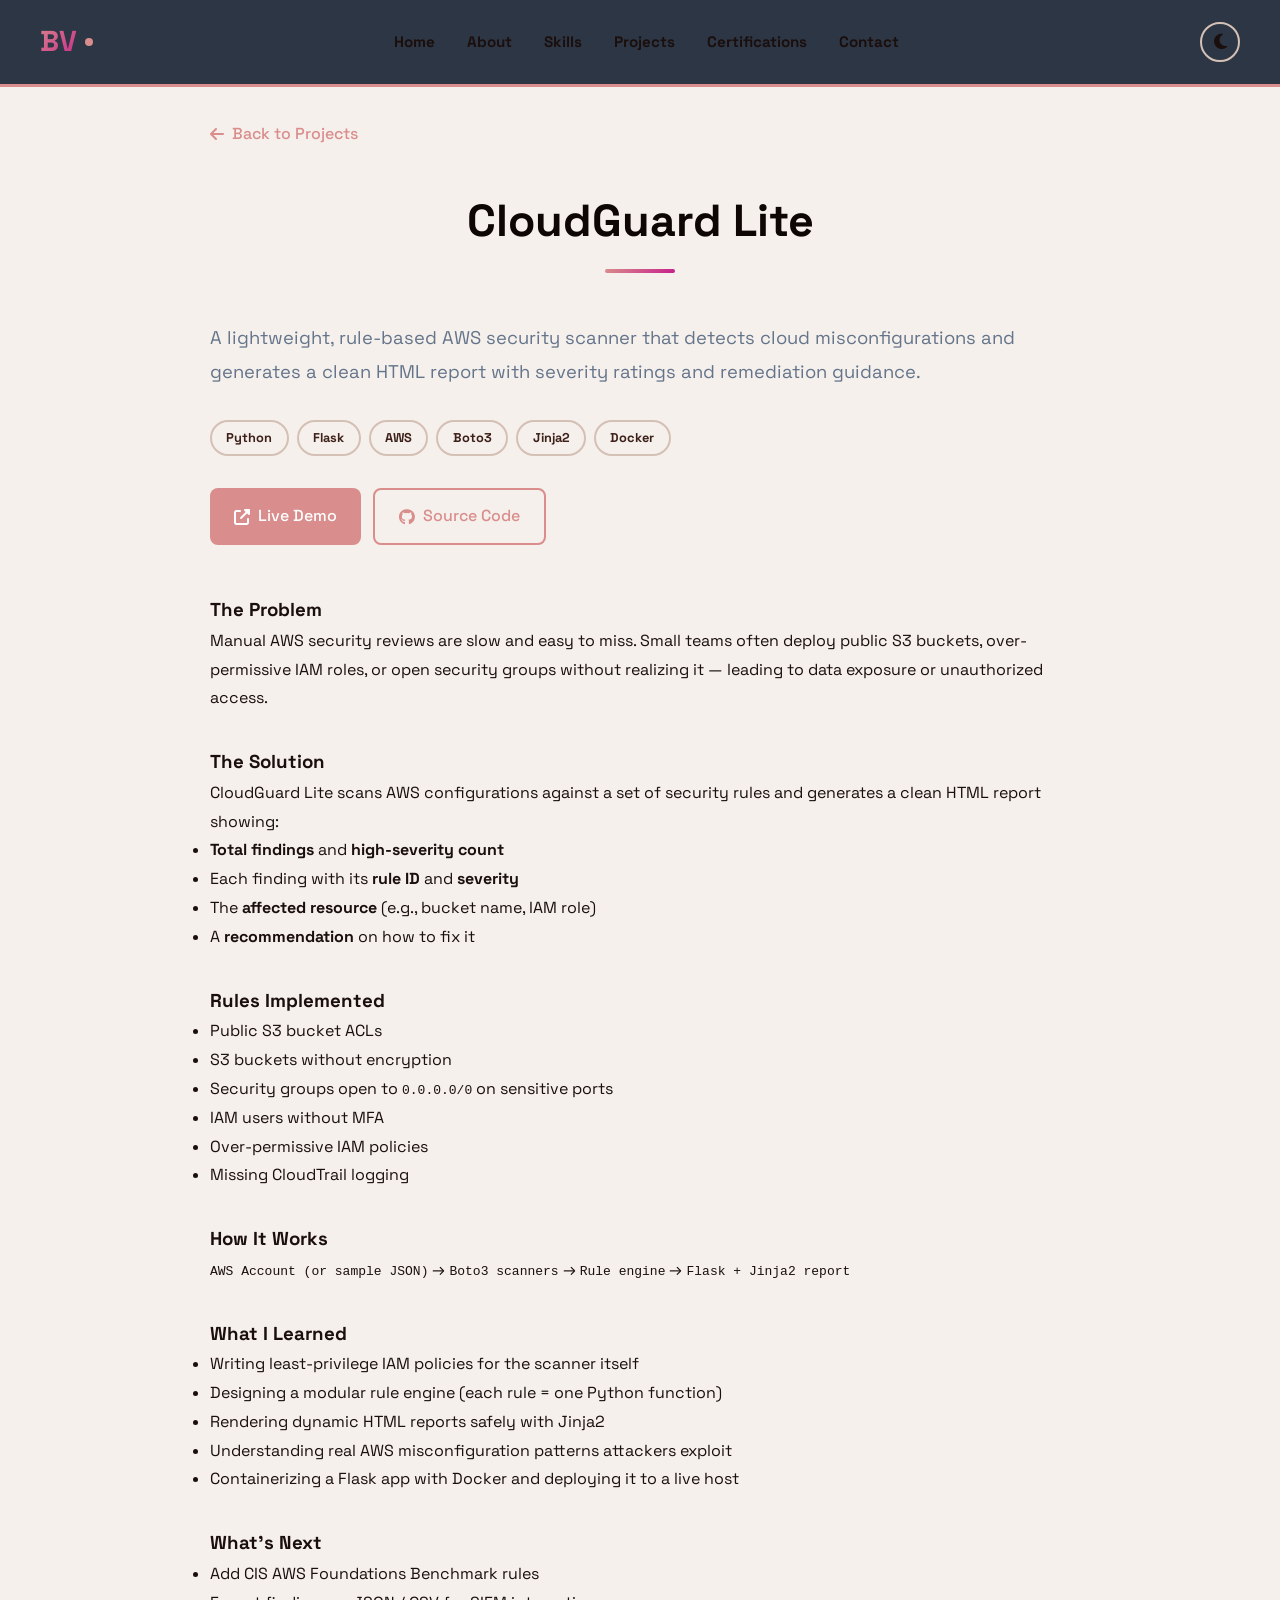
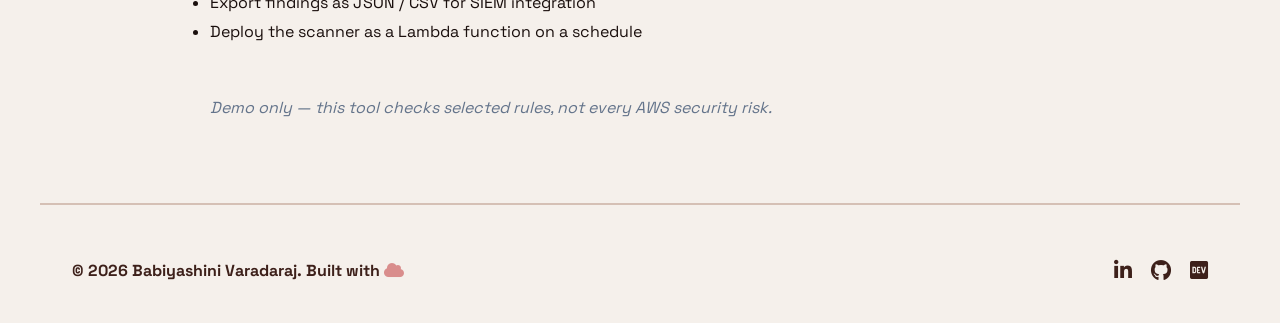
<file: cloudguard.html>
<!DOCTYPE html>
<html lang="en">
<head>
    <meta charset="UTF-8" />
    <meta name="viewport" content="width=device-width, initial-scale=1.0" />
    <title>CloudGuard Lite · Babiyashini Varadaraj</title>
    <link rel="preconnect" href="https://fonts.googleapis.com" />
    <link rel="preconnect" href="https://fonts.gstatic.com" crossorigin />
    <link href="https://fonts.googleapis.com/css2?family=Space+Grotesk:wght@300;400;500;600;700&display=swap" rel="stylesheet" />
    <link rel="stylesheet" href="https://cdnjs.cloudflare.com/ajax/libs/font-awesome/6.5.1/css/all.min.css" />
    <link rel="stylesheet" href="css/style.css" />
</head>
<body>
    <!-- Navigation -->
    <nav class="navbar" id="navbar">
        <div class="nav-container">
            <div class="logo">
                <span class="logo-text">BV</span>
                <span class="logo-dot"></span>
            </div>
            <ul class="nav-links" id="navLinks">
                <li><a href="index.html#home">Home</a></li>
                <li><a href="index.html#about">About</a></li>
                <li><a href="index.html#skills">Skills</a></li>
                <li><a href="index.html#projects" class="active">Projects</a></li>
                <li><a href="index.html#certifications">Certifications</a></li>
                <li><a href="index.html#contact">Contact</a></li>
            </ul>
            <div class="nav-controls">
                <button id="themeToggle" class="theme-btn">
                    <i class="fas fa-moon"></i>
                </button>
                <div class="hamburger" id="hamburger">
                    <span></span>
                    <span></span>
                    <span></span>
                </div>
            </div>
        </div>
    </nav>

    <!-- CloudGuard Lite Detail Page -->
    <section class="project-detail" style="padding-top: 120px;">
        <div class="container" style="max-width: 900px; margin: 0 auto; padding: 0 20px;">

            <a href="index.html#projects" class="back-link" style="display: inline-flex; align-items: center; gap: 8px; color: var(--primary); text-decoration: none; margin-bottom: 2rem; font-weight: 500;">
                <i class="fas fa-arrow-left"></i> Back to Projects
            </a>

            <div class="section-header">
                <h2>CloudGuard Lite</h2>
                <div class="section-line"></div>
            </div>

            <p style="font-size: 1.15rem; color: #64748b; margin-bottom: 2rem;">
                A lightweight, rule-based AWS security scanner that detects cloud misconfigurations and generates a clean HTML report with severity ratings and remediation guidance.
            </p>

            <div class="project-tech" style="display: flex; flex-wrap: wrap; gap: 8px; margin-bottom: 2rem;">
                <span class="tech-tag">Python</span>
                <span class="tech-tag">Flask</span>
                <span class="tech-tag">AWS</span>
                <span class="tech-tag">Boto3</span>
                <span class="tech-tag">Jinja2</span>
                <span class="tech-tag">Docker</span>
            </div>

            <!-- Live Demo Button -->
            <div class="project-links" style="display: flex; flex-wrap: wrap; gap: 12px; margin-bottom: 3rem;">
                <a href="https://cloudguard-lite-1ef3a.containers.snapdeploy.app" target="_blank" class="btn-primary" style="display: inline-flex; align-items: center; gap: 8px; padding: 12px 24px; background: var(--primary, #2563eb); color: white; border-radius: 8px; text-decoration: none; font-weight: 500;">
                    <i class="fas fa-external-link-alt"></i> Live Demo
                </a>
                <a href="https://github.com/Babiyashini/cloudguard-lite" target="_blank" class="btn-secondary" style="display: inline-flex; align-items: center; gap: 8px; padding: 12px 24px; border: 2px solid var(--primary, #2563eb); color: var(--primary, #2563eb); border-radius: 8px; text-decoration: none; font-weight: 500;">
                    <i class="fab fa-github"></i> Source Code
                </a>
            </div>
            <h3 style="margin-top: 2rem;">The Problem</h3>
            <p>
                Manual AWS security reviews are slow and easy to miss. Small teams often
                deploy public S3 buckets, over-permissive IAM roles, or open security
                groups without realizing it — leading to data exposure or unauthorized access.
            </p>

            <h3 style="margin-top: 2rem;">The Solution</h3>
            <p>
                CloudGuard Lite scans AWS configurations against a set of security rules
                and generates a clean HTML report showing:
            </p>
            <ul>
                <li><strong>Total findings</strong> and <strong>high-severity count</strong></li>
                <li>Each finding with its <strong>rule ID</strong> and <strong>severity</strong></li>
                <li>The <strong>affected resource</strong> (e.g., bucket name, IAM role)</li>
                <li>A <strong>recommendation</strong> on how to fix it</li>
            </ul>

            <h3 style="margin-top: 2rem;">Rules Implemented</h3>
            <ul>
                <li>Public S3 bucket ACLs</li>
                <li>S3 buckets without encryption</li>
                <li>Security groups open to <code>0.0.0.0/0</code> on sensitive ports</li>
                <li>IAM users without MFA</li>
                <li>Over-permissive IAM policies</li>
                <li>Missing CloudTrail logging</li>
            </ul>

            <h3 style="margin-top: 2rem;">How It Works</h3>
            <p>
                <code>AWS Account (or sample JSON)</code> → <code>Boto3 scanners</code> → 
                <code>Rule engine</code> → <code>Flask + Jinja2 report</code>
            </p>

            <h3 style="margin-top: 2rem;">What I Learned</h3>
            <ul>
                <li>Writing least-privilege IAM policies for the scanner itself</li>
                <li>Designing a modular rule engine (each rule = one Python function)</li>
                <li>Rendering dynamic HTML reports safely with Jinja2</li>
                <li>Understanding real AWS misconfiguration patterns attackers exploit</li>
                <li>Containerizing a Flask app with Docker and deploying it to a live host</li>
            </ul>

            <h3 style="margin-top: 2rem;">What's Next</h3>
            <ul>
                <li>Add CIS AWS Foundations Benchmark rules</li>
                <li>Export findings as JSON / CSV for SIEM integration</li>
                <li>Deploy the scanner as a Lambda function on a schedule</li>
            </ul>

            <p style="margin-top: 3rem; color: #64748b; font-style: italic;">
                Demo only — this tool checks selected rules, not every AWS security risk.
            </p>

        </div>
    </section>

    <!-- Footer -->
    <footer class="footer">
        <div class="footer-content">
            <p>&copy; 2026 Babiyashini Varadaraj. Built with <i class="fas fa-cloud" style="color: #D98D8C;"></i></p>
            <div class="footer-socials">
                <a href="https://linkedin.com/in/babiyashinivaradaraj" target="_blank"><i class="fab fa-linkedin-in"></i></a>
                <a href="https://github.com/Babiyashini" target="_blank"><i class="fab fa-github"></i></a>
                <a href="https://dev.to/yashi29" target="_blank"><i class="fab fa-dev"></i></a>
            </div>
        </div>
    </footer>

    <script src="js/main.js"></script>
</body>
</html>
</file>
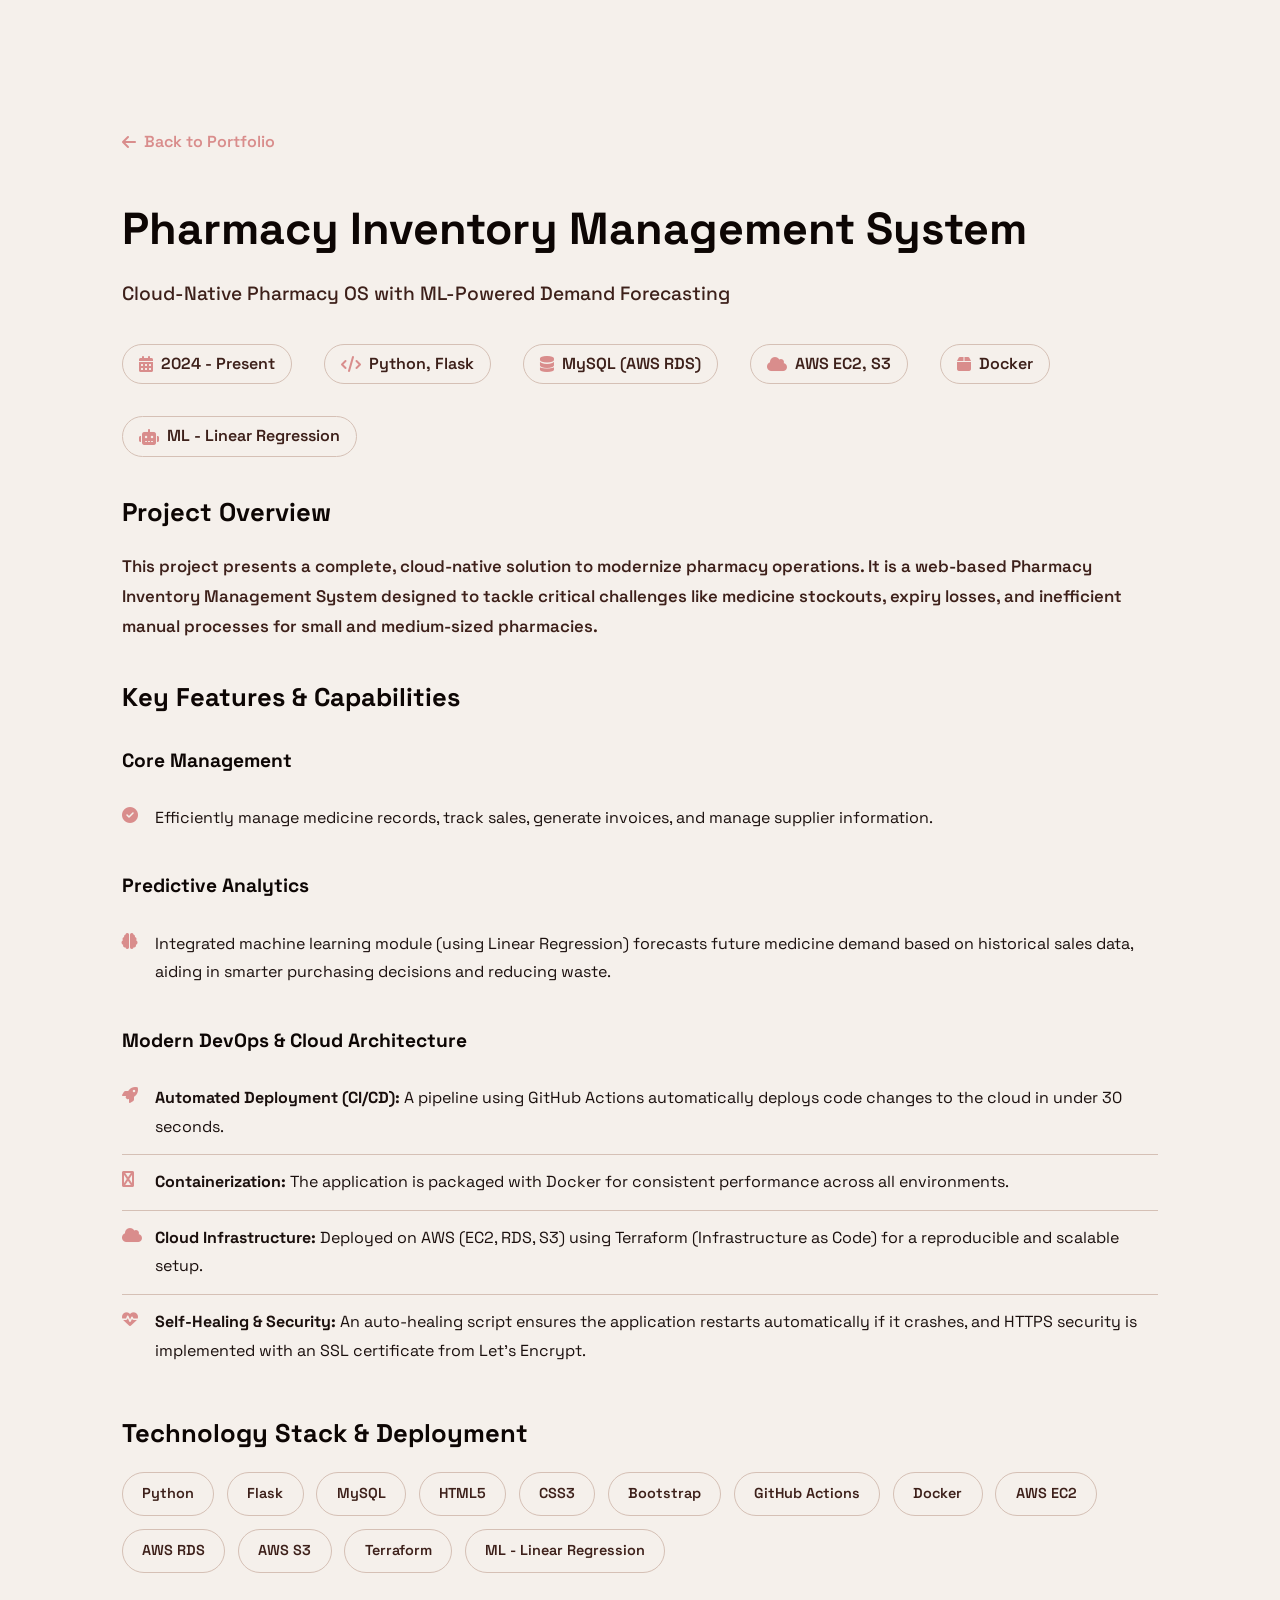
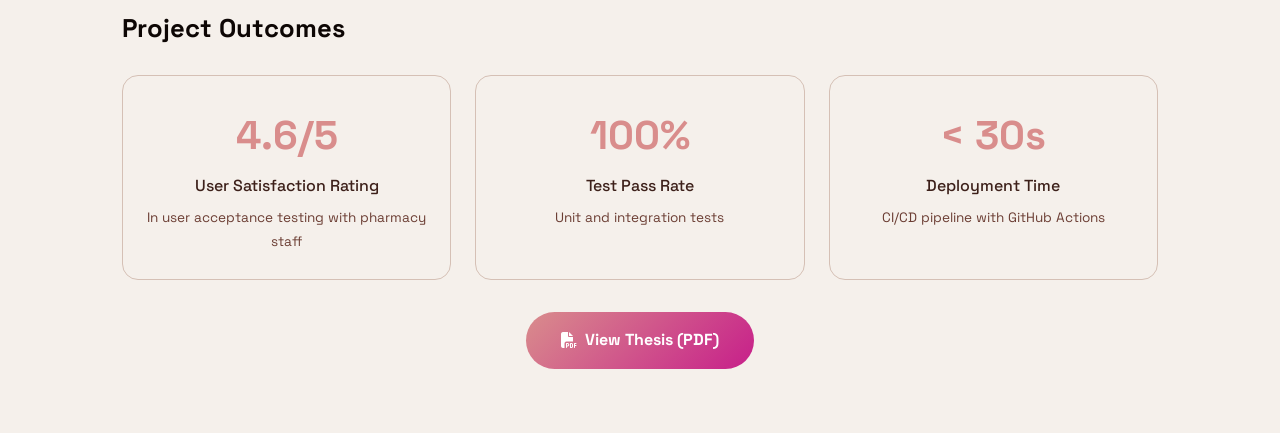
<file: inventory.html>
﻿<!DOCTYPE html>
<html lang="en">
<head>
    <meta charset="UTF-8" />
    <meta name="viewport" content="width=device-width, initial-scale=1.0" />
    <title>Inventory Management System - Babiyashini</title>
    <link rel="preconnect" href="https://fonts.googleapis.com" />
    <link rel="preconnect" href="https://fonts.gstatic.com" crossorigin />
    <link href="https://fonts.googleapis.com/css2?family=Space+Grotesk:wght@300;400;500;600;700&display=swap" rel="stylesheet" />
    <link rel="stylesheet" href="https://cdnjs.cloudflare.com/ajax/libs/font-awesome/6.5.1/css/all.min.css" />
    <link rel="stylesheet" href="css/style.css" />
    <style>
        .project-page {
            max-width: 1100px;
            margin: 0 auto;
            padding: 8rem 2rem 4rem;
        }
        .project-page h1 {
            font-size: 2.8rem;
            color: var(--heading-color);
            margin-bottom: 0.5rem;
        }
        .project-page .subtitle {
            font-size: 1.2rem;
            color: var(--text-secondary);
            margin-bottom: 2rem;
            font-weight: 500;
        }
        .project-page .project-meta {
            display: flex;
            gap: 2rem;
            flex-wrap: wrap;
            margin-bottom: 2rem;
            color: var(--text-secondary);
            font-weight: 600;
        }
        .project-page .project-meta span {
            display: flex;
            align-items: center;
            gap: 0.5rem;
            background: var(--background);
            padding: 0.3rem 1rem;
            border-radius: 50px;
            border: 1px solid var(--border-color);
        }
        .project-page .project-meta i {
            color: var(--primary);
        }
        .project-page .project-description {
            font-size: 1.05rem;
            color: var(--text-secondary);
            line-height: 1.8;
            margin-bottom: 2rem;
        }
        .project-page h2 {
            font-size: 1.6rem;
            color: var(--heading-color);
            margin: 2rem 0 1rem;
        }
        .project-page h3 {
            font-size: 1.2rem;
            color: var(--heading-color);
            margin: 1.5rem 0 0.8rem;
        }
        .project-page .tech-stack {
            display: flex;
            flex-wrap: wrap;
            gap: 0.8rem;
            margin: 1rem 0 2rem;
        }
        .project-page .tech-stack .tech-tag {
            background: var(--background);
            padding: 0.5rem 1.2rem;
            border-radius: 50px;
            font-size: 0.9rem;
            color: var(--text-secondary);
            border: 1px solid var(--border-color);
            font-weight: 600;
        }
        .back-link {
            display: inline-flex;
            align-items: center;
            gap: 0.5rem;
            color: var(--primary);
            font-weight: 600;
            margin-bottom: 2rem;
            transition: var(--transition);
        }
        .back-link:hover {
            color: var(--primary-dark);
            transform: translateX(-5px);
        }
        .feature-list {
            list-style: none;
            padding: 0;
        }
        .feature-list li {
            padding: 0.8rem 0;
            border-bottom: 1px solid var(--border-color);
            display: flex;
            align-items: flex-start;
            gap: 0.8rem;
        }
        .feature-list li:last-child {
            border-bottom: none;
        }
        .feature-list li i {
            color: var(--primary);
            margin-top: 0.2rem;
            min-width: 20px;
        }
        .outcome-grid {
            display: grid;
            grid-template-columns: repeat(auto-fit, minmax(250px, 1fr));
            gap: 1.5rem;
            margin: 1.5rem 0 2rem;
        }
        .outcome-card {
            background: var(--background);
            padding: 1.5rem;
            border-radius: 16px;
            border: 1px solid var(--border-color);
            text-align: center;
        }
        .outcome-card .number {
            font-size: 2.5rem;
            font-weight: 700;
            color: var(--primary);
        }
        .outcome-card .label {
            color: var(--text-secondary);
            font-weight: 500;
        }
        .project-page .btn-group {
            display: flex;
            gap: 1rem;
            flex-wrap: wrap;
            justify-content: center;
            margin: 2rem 0 0;
        }
        .project-page .btn-primary {
            display: inline-flex;
            align-items: center;
            gap: 0.5rem;
            background: var(--gradient-primary);
            color: #ffffff;
            padding: 0.9rem 2.2rem;
            border-radius: 50px;
            font-weight: 700;
            transition: var(--transition);
            border: none;
            cursor: pointer;
            font-size: 1rem;
            text-decoration: none;
            width: auto;
            position: static;
        }
        .project-page .btn-primary:hover {
            transform: translateY(-3px);
            box-shadow: 0 10px 30px rgba(217, 141, 140, 0.5);
            color: #ffffff;
        }
        @media (max-width: 768px) {
            .project-page h1 {
                font-size: 2rem;
            }
            .outcome-grid {
                grid-template-columns: 1fr;
            }
        }
    </style>
</head>
<body>
    <div class="project-page">
        <a href="index.html" class="back-link">
            <i class="fas fa-arrow-left"></i> Back to Portfolio
        </a>

        <h1>Pharmacy Inventory Management System</h1>
        <p class="subtitle">Cloud-Native Pharmacy OS with ML-Powered Demand Forecasting</p>

        <div class="project-meta">
            <span><i class="fas fa-calendar-alt"></i> 2024 - Present</span>
            <span><i class="fas fa-code"></i> Python, Flask</span>
            <span><i class="fas fa-database"></i> MySQL (AWS RDS)</span>
            <span><i class="fas fa-cloud"></i> AWS EC2, S3</span>
            <span><i class="fas fa-box"></i> Docker</span>
            <span><i class="fas fa-robot"></i> ML - Linear Regression</span>
        </div>

        <!-- Project Overview -->
        <h2>Project Overview</h2>
        <div class="project-description">
            <p>
                This project presents a complete, cloud-native solution to modernize pharmacy operations.
                It is a web-based Pharmacy Inventory Management System designed to tackle critical challenges
                like medicine stockouts, expiry losses, and inefficient manual processes for small and
                medium-sized pharmacies.
            </p>
        </div>

        <!-- Key Features -->
        <h2>Key Features & Capabilities</h2>

        <h3>Core Management</h3>
        <ul class="feature-list">
            <li>
                <i class="fas fa-check-circle"></i>
                <div>Efficiently manage medicine records, track sales, generate invoices, and manage supplier information.</div>
            </li>
        </ul>

        <h3>Predictive Analytics</h3>
        <ul class="feature-list">
            <li>
                <i class="fas fa-brain"></i>
                <div>Integrated machine learning module (using Linear Regression) forecasts future medicine demand based on historical sales data, aiding in smarter purchasing decisions and reducing waste.</div>
            </li>
        </ul>

        <h3>Modern DevOps & Cloud Architecture</h3>
        <ul class="feature-list">
            <li>
                <i class="fas fa-rocket"></i>
                <div><strong>Automated Deployment (CI/CD):</strong> A pipeline using GitHub Actions automatically deploys code changes to the cloud in under 30 seconds.</div>
            </li>
            <li>
                <i class="fas fa-docker"></i>
                <div><strong>Containerization:</strong> The application is packaged with Docker for consistent performance across all environments.</div>
            </li>
            <li>
                <i class="fas fa-cloud"></i>
                <div><strong>Cloud Infrastructure:</strong> Deployed on AWS (EC2, RDS, S3) using Terraform (Infrastructure as Code) for a reproducible and scalable setup.</div>
            </li>
            <li>
                <i class="fas fa-heartbeat"></i>
                <div><strong>Self-Healing & Security:</strong> An auto-healing script ensures the application restarts automatically if it crashes, and HTTPS security is implemented with an SSL certificate from Let's Encrypt.</div>
            </li>
        </ul>

        <!-- Technology Stack -->
        <h2>Technology Stack & Deployment</h2>
        <div class="tech-stack">
            <span class="tech-tag">Python</span>
            <span class="tech-tag">Flask</span>
            <span class="tech-tag">MySQL</span>
            <span class="tech-tag">HTML5</span>
            <span class="tech-tag">CSS3</span>
            <span class="tech-tag">Bootstrap</span>
            <span class="tech-tag">GitHub Actions</span>
            <span class="tech-tag">Docker</span>
            <span class="tech-tag">AWS EC2</span>
            <span class="tech-tag">AWS RDS</span>
            <span class="tech-tag">AWS S3</span>
            <span class="tech-tag">Terraform</span>
            <span class="tech-tag">ML - Linear Regression</span>
        </div>

        <!-- Project Outcomes -->
        <h2>Project Outcomes</h2>
        <div class="outcome-grid">
            <div class="outcome-card">
                <div class="number">4.6/5</div>
                <div class="label">User Satisfaction Rating</div>
                <p style="font-size: 0.85rem; color: var(--text-light); margin-top: 0.3rem;">In user acceptance testing with pharmacy staff</p>
            </div>
            <div class="outcome-card">
                <div class="number">100%</div>
                <div class="label">Test Pass Rate</div>
                <p style="font-size: 0.85rem; color: var(--text-light); margin-top: 0.3rem;">Unit and integration tests</p>
            </div>
            <div class="outcome-card">
                <div class="number">&lt; 30s</div>
                <div class="label">Deployment Time</div>
                <p style="font-size: 0.85rem; color: var(--text-light); margin-top: 0.3rem;">CI/CD pipeline with GitHub Actions</p>
            </div>
        </div>

        <!-- Thesis Document -->
        <div class="btn-group">
            <a href="assets/thesis/cloud-thesis.pdf" target="_blank" rel="noopener" class="btn-primary">
                <i class="fas fa-file-pdf"></i> View Thesis (PDF)
            </a>
        </div>
    </div>
</body>
</html>
</file>
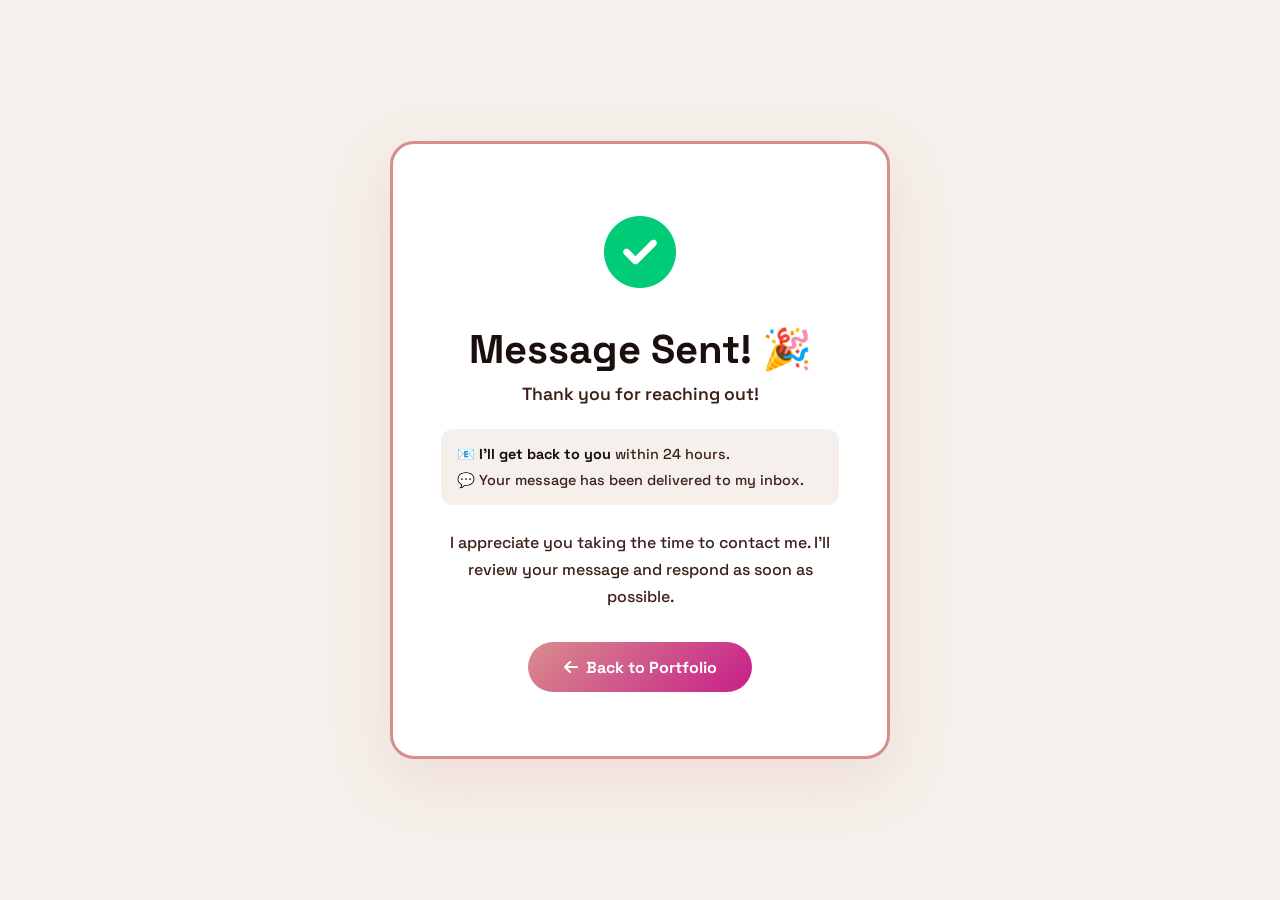
<file: thanks.html>
<!DOCTYPE html>
<html lang="en">
<head>
    <meta charset="UTF-8" />
    <meta name="viewport" content="width=device-width, initial-scale=1.0" />
    <title>Message Sent - Babiyashini</title>
    <link rel="preconnect" href="https://fonts.googleapis.com" />
    <link rel="preconnect" href="https://fonts.gstatic.com" crossorigin />
    <link href="https://fonts.googleapis.com/css2?family=Space+Grotesk:wght@300;400;500;600;700&display=swap" rel="stylesheet" />
    <link rel="stylesheet" href="https://cdnjs.cloudflare.com/ajax/libs/font-awesome/6.5.1/css/all.min.css" />
    <style>
        * { margin: 0; padding: 0; box-sizing: border-box; }
        
        body {
            font-family: 'Space Grotesk', sans-serif;
            background: #F5F0EB;
            display: flex;
            justify-content: center;
            align-items: center;
            min-height: 100vh;
            padding: 2rem;
        }
        
        .thanks-container {
            background: #FFFFFF;
            padding: 4rem 3rem;
            border-radius: 24px;
            border: 3px solid #D98D8C;
            text-align: center;
            max-width: 500px;
            width: 100%;
            box-shadow: 0 20px 60px rgba(217, 141, 140, 0.2);
            animation: fadeInUp 0.6s ease-out;
        }
        
        @keyframes fadeInUp {
            from { opacity: 0; transform: translateY(30px); }
            to { opacity: 1; transform: translateY(0); }
        }
        
        .thanks-container .icon {
            font-size: 4.5rem;
            color: #00cc77;
            margin-bottom: 1.5rem;
            animation: bounce 1s ease-in-out infinite;
        }
        
        @keyframes bounce {
            0%, 100% { transform: scale(1); }
            50% { transform: scale(1.1); }
        }
        
        .thanks-container h1 {
            font-size: 2.5rem;
            color: #1A0F0D;
            margin-bottom: 0.5rem;
        }
        
        .thanks-container .subtitle {
            color: #3D201A;
            font-size: 1.1rem;
            font-weight: 600;
            margin-bottom: 0.5rem;
        }
        
        .thanks-container .message {
            color: #3D201A;
            font-size: 1rem;
            font-weight: 500;
            margin-bottom: 2rem;
            line-height: 1.7;
        }
        
        .thanks-container .btn-primary {
            display: inline-flex;
            align-items: center;
            gap: 0.5rem;
            padding: 0.9rem 2.2rem;
            background: linear-gradient(135deg, #D98D8C, #C71F8A);
            color: white;
            border-radius: 50px;
            text-decoration: none;
            font-weight: 700;
            transition: all 0.3s ease;
            border: none;
            cursor: pointer;
            font-size: 1rem;
        }
        
        .thanks-container .btn-primary:hover {
            transform: translateY(-3px);
            box-shadow: 0 10px 30px rgba(217, 141, 140, 0.4);
        }
        
        .thanks-details {
            margin: 1.5rem 0;
            padding: 1rem;
            background: #F5F0EB;
            border-radius: 12px;
            text-align: left;
        }
        
        .thanks-details p {
            font-size: 0.9rem;
            color: #3D201A;
            font-weight: 500;
        }
        
        .thanks-details strong {
            color: #1A0F0D;
        }
        
        @media (max-width: 480px) {
            .thanks-container {
                padding: 2.5rem 1.5rem;
            }
            .thanks-container h1 {
                font-size: 2rem;
            }
        }
    </style>
</head>
<body>
    <div class="thanks-container">
        <div class="icon">
            <i class="fas fa-check-circle"></i>
        </div>
        
        <h1>Message Sent! 🎉</h1>
        <p class="subtitle">Thank you for reaching out!</p>
        
        <div class="thanks-details">
            <p>📧 <strong>I'll get back to you</strong> within 24 hours.</p>
            <p style="margin-top: 0.5rem;">💬 Your message has been delivered to my inbox.</p>
        </div>
        
        <p class="message">
            I appreciate you taking the time to contact me. 
            I'll review your message and respond as soon as possible.
        </p>
        
        <a href="https://Babiyashini.github.io/Portfolio-YH29/" class="btn-primary">
            <i class="fas fa-arrow-left"></i> Back to Portfolio
        </a>
    </div>
</body>
</html>
</file>
<file: css/style.css>
/* ===== CSS Variables - No Gray, Warm Rich Colors ===== */
:root {
    /* Primary colors from your photo */
    --primary: #D98D8C;
    --primary-dark: #B8554A;
    --primary-light: #E8A8A6;
    --secondary: #C71F8A;
    --secondary-dark: #8F1562;
    --accent: #DEA264;
    --accent-gold: #C88A2A;
    --coral: #CF695A;
    --burnt-orange: #AA5D27;
    
    /* Background colors - Warm creams */
    --background: #F5F0EB;
    --background-alt: #EDE5DD;
    --card-bg: #FFFFFF;
    --section-bg: #E8DDD0;
    
    /* Text colors - DARK BROWN/BLACK - NO GRAY */
    --text-primary: #1A0F0D;
    --text-secondary: #3D201A;
    --text-light: #6B3D33;
    --heading-color: #0D0604;
    
    /* Border & UI - Warm browns */
    --border-color: #D5C0B5;
    --shadow-color: rgba(60, 30, 20, 0.15);
    
    /* Hover states */
    --hover-color: #CF695A;
    --hover-bg: rgba(217, 141, 140, 0.15);
    
    /* Gradient */
    --gradient-primary: linear-gradient(135deg, var(--primary), var(--secondary));
    --gradient-warm: linear-gradient(135deg, var(--accent), var(--coral));
    --gradient-hero: linear-gradient(135deg, rgba(217, 141, 140, 0.10), rgba(199, 31, 138, 0.05));
    
    --font-family: 'Space Grotesk', sans-serif;
    --transition: all 0.3s cubic-bezier(0.4, 0, 0.2, 1);
}

/* ===== Reset & Base ===== */
* {
    margin: 0;
    padding: 0;
    box-sizing: border-box;
}

html {
    scroll-behavior: smooth;
}

body {
    font-family: var(--font-family);
    background: var(--background);
    color: var(--text-primary);
    line-height: 1.8;
    overflow-x: hidden;
}

a {
    text-decoration: none;
    color: inherit;
}

/* ===== Scrollbar ===== */
::-webkit-scrollbar {
    width: 10px;
}
::-webkit-scrollbar-track {
    background: var(--background);
}
::-webkit-scrollbar-thumb {
    background: var(--primary);
    border-radius: 10px;
}
::-webkit-scrollbar-thumb:hover {
    background: var(--secondary);
}

/* ===== Navigation - Warm Colors, NO GRAY/BLUE ===== */
.navbar {
    position: fixed;
    top: 0;
    left: 0;
    width: 100%;
    z-index: 1000;
    padding: 1rem 2rem;
    background: rgba(245, 240, 235, 0.98);
    backdrop-filter: blur(20px);
    border-bottom: 3px solid var(--primary);
    transition: var(--transition);
}

.nav-container {
    max-width: 1200px;
    margin: 0 auto;
    display: flex;
    justify-content: space-between;
    align-items: center;
}

.logo {
    display: flex;
    align-items: center;
    gap: 0.5rem;
}

.logo-text {
    font-size: 1.8rem;
    font-weight: 700;
    background: var(--gradient-primary);
    -webkit-background-clip: text;
    -webkit-text-fill-color: transparent;
    background-clip: text;
}

.logo-dot {
    width: 8px;
    height: 8px;
    background: var(--primary);
    border-radius: 50%;
    display: inline-block;
    animation: pulse-dot 2s infinite;
}

@keyframes pulse-dot {
    0%, 100% { opacity: 1; transform: scale(1); }
    50% { opacity: 0.5; transform: scale(0.7); }
}

.nav-links {
    display: flex;
    list-style: none;
    gap: 2rem;
    align-items: center;
}

.nav-links a {
    color: var(--text-primary);
    font-size: 0.95rem;
    font-weight: 700;
    transition: var(--transition);
    position: relative;
    padding: 0.5rem 0;
}

.nav-links a::after {
    content: '';
    position: absolute;
    bottom: 0;
    left: 0;
    width: 0;
    height: 3px;
    background: var(--primary);
    transition: var(--transition);
    border-radius: 10px;
}

.nav-links a:hover,
.nav-links a.active {
    color: var(--primary-dark);
}

.nav-links a:hover::after,
.nav-links a.active::after {
    width: 100%;
}

.nav-controls {
    display: flex;
    align-items: center;
    gap: 1rem;
}

/* ===== Theme Button ===== */
.theme-btn {
    background: transparent;
    border: 2px solid var(--border-color);
    color: var(--text-primary);
    padding: 0.5rem;
    border-radius: 50%;
    cursor: pointer;
    transition: var(--transition);
    font-size: 1.1rem;
    width: 40px;
    height: 40px;
    display: flex;
    align-items: center;
    justify-content: center;
}

.theme-btn:hover {
    border-color: var(--primary);
    color: var(--primary);
    transform: rotate(20deg);
    background: rgba(217, 141, 140, 0.05);
}

.hamburger {
    display: none;
    flex-direction: column;
    gap: 5px;
    cursor: pointer;
    padding: 5px;
}

.hamburger span {
    width: 25px;
    height: 3px;
    background: var(--text-primary);
    transition: var(--transition);
    border-radius: 5px;
}

/* ===== Mobile Menu ===== */
@media (max-width: 768px) {
    .nav-links {
        position: fixed;
        top: 70px;
        left: -100%;
        width: 100%;
        height: calc(100vh - 70px);
        background: var(--card-bg);
        flex-direction: column;
        justify-content: center;
        gap: 2.5rem;
        transition: 0.3s ease;
        border-top: 3px solid var(--primary);
    }
    
    .nav-links.active {
        left: 0;
    }
    
    .nav-links a {
        font-size: 1.3rem;
        color: var(--text-primary);
    }
    
    .nav-links a:hover {
        color: var(--primary-dark);
    }
    
    .hamburger {
        display: flex;
    }
    
    .hamburger.active span:nth-child(1) {
        transform: rotate(45deg) translate(5px, 5px);
    }
    
    .hamburger.active span:nth-child(2) {
        opacity: 0;
    }
    
    .hamburger.active span:nth-child(3) {
        transform: rotate(-45deg) translate(7px, -7px);
    }
}

/* ===== Hero Section ===== */
.hero {
    min-height: 100vh;
    display: flex;
    align-items: center;
    justify-content: space-between;
    padding: 8rem 2rem 4rem;
    max-width: 1200px;
    margin: 0 auto;
    gap: 4rem;
}

.hero-content {
    flex: 1;
    max-width: 600px;
}

.hero-badge {
    display: inline-flex;
    align-items: center;
    gap: 0.5rem;
    background: rgba(217, 141, 140, 0.15);
    border: 2px solid rgba(217, 141, 140, 0.3);
    padding: 0.4rem 1.2rem;
    border-radius: 50px;
    font-size: 0.9rem;
    color: var(--primary-dark);
    font-weight: 700;
    margin-bottom: 1.5rem;
}

.pulse-dot {
    width: 8px;
    height: 8px;
    background: #00cc77;
    border-radius: 50%;
    display: inline-block;
    animation: pulse-dot 1.5s ease-in-out infinite;
}

.hero-title {
    font-size: 3.8rem;
    font-weight: 700;
    line-height: 1.1;
    margin-bottom: 0.5rem;
    color: var(--heading-color);
}

.greeting {
    display: block;
    font-size: 1.3rem;
    color: var(--text-secondary);
    font-weight: 600;
}

.name-gradient {
    background: var(--gradient-primary);
    -webkit-background-clip: text;
    -webkit-text-fill-color: transparent;
    background-clip: text;
}

.hero-typing {
    font-size: 2.2rem;
    font-weight: 700;
    margin-bottom: 1.5rem;
    display: flex;
    align-items: center;
    gap: 0.3rem;
}

.typing-text {
    color: var(--secondary);
}

.cursor {
    animation: blink 1s step-end infinite;
    color: var(--secondary);
}

@keyframes blink {
    0%, 100% { opacity: 1; }
    50% { opacity: 0; }
}

.hero-description {
    font-size: 1.15rem;
    color: var(--text-secondary);
    margin-bottom: 2rem;
    max-width: 500px;
    line-height: 1.8;
    font-weight: 600;
}

.hero-actions {
    display: flex;
    gap: 1rem;
    flex-wrap: wrap;
    margin-bottom: 3rem;
}

.btn-primary {
    display: inline-flex;
    align-items: center;
    gap: 0.5rem;
    background: var(--gradient-primary);
    color: #ffffff;
    padding: 0.9rem 2.2rem;
    border-radius: 50px;
    font-weight: 700;
    transition: var(--transition);
    border: none;
    cursor: pointer;
    font-size: 1rem;
}

.btn-primary:hover {
    transform: translateY(-3px);
    box-shadow: 0 10px 30px rgba(217, 141, 140, 0.5);
}

.btn-secondary {
    display: inline-flex;
    align-items: center;
    gap: 0.5rem;
    background: transparent;
    border: 2px solid var(--border-color);
    color: var(--text-primary);
    padding: 0.9rem 2.2rem;
    border-radius: 50px;
    font-weight: 700;
    transition: var(--transition);
    cursor: pointer;
    font-size: 1rem;
}

.btn-secondary:hover {
    border-color: var(--primary);
    color: var(--primary-dark);
    transform: translateY(-3px);
}

.hero-stats {
    display: flex;
    gap: 4rem;
}

.stat-item {
    text-align: center;
}

.stat-number {
    font-size: 2.8rem;
    font-weight: 700;
    color: var(--secondary);
    display: block;
}

.stat-label {
    font-size: 1rem;
    color: var(--text-secondary);
    font-weight: 700;
}

/* ===== Hero Image ===== */
.hero-image-container {
    position: relative;
    padding: 2rem;
    display: flex;
    justify-content: center;
    align-items: center;
}

.hero-profile-image {
    width: 380px;
    height: 380px;
    border-radius: 50%;
    object-fit: cover;
    border: 6px solid var(--primary);
    box-shadow: 0 20px 60px rgba(217, 141, 140, 0.4);
    animation: float-image 6s ease-in-out infinite;
    position: relative;
    z-index: 2;
}

@keyframes float-image {
    0%, 100% { transform: translateY(0); }
    50% { transform: translateY(-15px); }
}

.hero-image-container .floating-icons {
    position: absolute;
    top: 0;
    left: 0;
    width: 100%;
    height: 100%;
    pointer-events: none;
    z-index: 1;
}

.hero-image-container .floating-icons i {
    position: absolute;
    font-size: 2.5rem;
    animation: float-icon 8s ease-in-out infinite;
    background: rgba(255, 255, 255, 0.95);
    padding: 12px;
    border-radius: 14px;
    box-shadow: 0 5px 20px rgba(0, 0, 0, 0.1);
}

.hero-image-container .floating-icons i:nth-child(1) {
    top: 5%;
    left: 0%;
    color: #ff9900;
    animation-delay: 0s;
}

.hero-image-container .floating-icons i:nth-child(2) {
    top: 70%;
    right: 0%;
    color: #2496ed;
    animation-delay: 2s;
}

.hero-image-container .floating-icons i:nth-child(3) {
    bottom: 10%;
    left: 0%;
    color: var(--primary);
    animation-delay: 4s;
}

.hero-image-container .floating-icons i:nth-child(4) {
    top: 30%;
    right: 0%;
    color: var(--secondary);
    animation-delay: 6s;
}

@keyframes float-icon {
    0%, 100% { transform: translateY(0) rotate(0deg); }
    50% { transform: translateY(-30px) rotate(10deg); }
}

/* ===== Sections Common ===== */
section {
    padding: 5rem 2rem;
    max-width: 1200px;
    margin: 0 auto;
}

.section-header {
    text-align: center;
    margin-bottom: 3rem;
}

.section-header h2 {
    font-size: 2.8rem;
    font-weight: 700;
    color: var(--heading-color);
    display: inline-block;
}

.section-header h2::after {
    content: '';
    display: block;
    width: 70px;
    height: 4px;
    background: var(--gradient-primary);
    margin: 0.5rem auto 0;
    border-radius: 10px;
}

/* ===== About Section ===== */
.about-card {
    background: var(--card-bg);
    border-radius: 24px;
    padding: 2.8rem;
    border: 2px solid var(--border-color);
    display: grid;
    grid-template-columns: 200px 1fr;
    gap: 2.8rem;
    transition: var(--transition);
    box-shadow: 0 5px 30px var(--shadow-color);
}

.about-card:hover {
    border-color: var(--primary);
    box-shadow: 0 10px 40px rgba(217, 141, 140, 0.15);
}

.profile-image {
    width: 180px;
    height: 180px;
    border-radius: 50%;
    object-fit: cover;
    border: 5px solid var(--primary);
}

.about-text p {
    color: var(--text-secondary);
    margin-bottom: 1rem;
    font-size: 1.05rem;
    font-weight: 600;
}

.about-text .highlight {
    color: var(--primary-dark);
    font-weight: 700;
}

.about-details {
    display: grid;
    grid-template-columns: 1fr 1fr;
    gap: 0.8rem;
    margin: 1.8rem 0;
}

.detail-item {
    display: flex;
    align-items: center;
    gap: 0.5rem;
    color: var(--text-secondary);
    font-size: 1rem;
    font-weight: 600;
}

.detail-item i {
    color: var(--primary);
    width: 20px;
}

.about-socials {
    display: flex;
    gap: 1rem;
    margin-top: 1.5rem;
}

.about-socials a {
    width: 48px;
    height: 48px;
    border-radius: 50%;
    background: var(--background);
    display: flex;
    justify-content: center;
    align-items: center;
    color: var(--text-secondary);
    font-size: 1.2rem;
    transition: var(--transition);
    border: 2px solid var(--border-color);
}

.about-socials a:hover {
    border-color: var(--primary);
    color: var(--primary);
    transform: translateY(-3px);
}

/* ===== Skills Section ===== */
.skills-grid {
    display: grid;
    grid-template-columns: repeat(auto-fit, minmax(300px, 1fr));
    gap: 2rem;
}

.skill-category {
    background: var(--card-bg);
    padding: 2rem;
    border-radius: 20px;
    border: 2px solid var(--border-color);
    transition: var(--transition);
    box-shadow: 0 5px 30px var(--shadow-color);
}

.skill-category:hover {
    border-color: var(--primary);
    transform: translateY(-5px);
}

.skill-category h3 {
    font-size: 1.3rem;
    margin-bottom: 1.5rem;
    color: var(--heading-color);
    display: flex;
    align-items: center;
    gap: 0.5rem;
    font-weight: 700;
}

.skill-category h3 i {
    color: var(--primary);
}

.skill-items {
    display: flex;
    flex-direction: column;
    gap: 1.2rem;
}

.skill-item {
    display: flex;
    flex-direction: column;
    gap: 0.3rem;
}

.skill-item span {
    font-size: 1rem;
    color: var(--text-secondary);
    font-weight: 700;
}

.skill-bar {
    width: 100%;
    height: 8px;
    background: var(--background-alt);
    border-radius: 10px;
    overflow: hidden;
}

.skill-progress {
    height: 100%;
    background: var(--gradient-primary);
    border-radius: 10px;
    transition: width 1.5s ease-in-out;
}

.skill-tags {
    display: flex;
    flex-wrap: wrap;
    gap: 0.8rem;
}

.skill-tag {
    background: var(--background);
    padding: 0.5rem 1.4rem;
    border-radius: 50px;
    font-size: 0.9rem;
    color: var(--text-secondary);
    border: 2px solid var(--border-color);
    transition: var(--transition);
    font-weight: 700;
}

.skill-tag:hover {
    border-color: var(--primary);
    color: var(--primary-dark);
    background: rgba(217, 141, 140, 0.05);
}

/* ===== Projects Section ===== */
.projects-grid {
    display: grid;
    grid-template-columns: repeat(auto-fit, minmax(320px, 1fr));
    gap: 2rem;
}

.project-card {
    background: var(--card-bg);
    padding: 2rem;
    border-radius: 20px;
    border: 2px solid var(--border-color);
    transition: var(--transition);
    box-shadow: 0 5px 30px var(--shadow-color);
}

.project-card:hover {
    transform: translateY(-5px);
    border-color: var(--primary);
    box-shadow: 0 10px 40px rgba(217, 141, 140, 0.15);
}

.project-header {
    display: flex;
    justify-content: space-between;
    align-items: center;
    margin-bottom: 1rem;
}

.project-icon {
    width: 50px;
    height: 50px;
    background: var(--background);
    border-radius: 12px;
    display: flex;
    justify-content: center;
    align-items: center;
    font-size: 1.5rem;
    color: var(--primary);
}

.project-status {
    font-size: 0.75rem;
    padding: 0.3rem 0.8rem;
    border-radius: 50px;
    font-weight: 700;
    text-transform: uppercase;
}

.project-status.deployed {
    background: rgba(0, 200, 80, 0.15);
    color: #008844;
}

.project-status.live {
    background: rgba(217, 141, 140, 0.15);
    color: var(--primary-dark);
}

.project-status.progress {
    background: rgba(200, 140, 30, 0.15);
    color: #8a6a1a;
}

.project-card h3 {
    font-size: 1.3rem;
    margin-bottom: 0.5rem;
    color: var(--heading-color);
    font-weight: 700;
}

.project-description {
    color: var(--text-secondary);
    font-size: 1rem;
    margin-bottom: 1.2rem;
    line-height: 1.7;
    font-weight: 600;
}

.project-tech {
    display: flex;
    flex-wrap: wrap;
    gap: 0.5rem;
    margin-bottom: 1.5rem;
}

.tech-tag {
    background: var(--background);
    padding: 0.3rem 0.9rem;
    border-radius: 50px;
    font-size: 0.8rem;
    color: var(--text-secondary);
    border: 2px solid var(--border-color);
    font-weight: 700;
}

.project-links {
    display: flex;
    gap: 1.2rem;
}

.project-link {
    display: inline-flex;
    align-items: center;
    gap: 0.3rem;
    color: var(--text-secondary);
    font-size: 0.95rem;
    transition: var(--transition);
    font-weight: 700;
}

.project-link:hover {
    color: var(--primary-dark);
}

/* ===== Certifications ===== */
.cert-grid {
    display: grid;
    grid-template-columns: repeat(auto-fit, minmax(250px, 1fr));
    gap: 2rem;
}

.cert-card {
    background: var(--card-bg);
    padding: 2rem;
    border-radius: 20px;
    text-align: center;
    border: 2px solid var(--border-color);
    transition: var(--transition);
    box-shadow: 0 5px 30px var(--shadow-color);
}

.cert-card:hover {
    border-color: var(--primary);
    transform: translateY(-5px);
}

.cert-icon {
    font-size: 2.8rem;
    color: var(--primary);
    margin-bottom: 1rem;
}

.cert-card h4 {
    font-size: 1.15rem;
    margin-bottom: 0.3rem;
    color: var(--heading-color);
    font-weight: 700;
}

.cert-card p {
    color: var(--text-secondary);
    font-size: 0.95rem;
    font-weight: 600;
}

/* ===== Education & Languages ===== */
.edu-lang-grid {
    display: grid;
    grid-template-columns: 1fr 1fr;
    gap: 2rem;
}

.edu-card,
.lang-card {
    background: var(--card-bg);
    padding: 2rem;
    border-radius: 20px;
    border: 2px solid var(--border-color);
    box-shadow: 0 5px 30px var(--shadow-color);
}

.edu-card h3,
.lang-card h3 {
    font-size: 1.4rem;
    margin-bottom: 1.5rem;
    display: flex;
    align-items: center;
    gap: 0.5rem;
    color: var(--heading-color);
    font-weight: 700;
}

.edu-card h3 i,
.lang-card h3 i {
    color: var(--primary);
}

.edu-item {
    margin-bottom: 1.5rem;
}

.edu-item:last-child {
    margin-bottom: 0;
}

.edu-item h4 {
    font-size: 1.1rem;
    color: var(--heading-color);
    font-weight: 700;
}

.edu-item p {
    color: var(--text-secondary);
    font-size: 0.95rem;
    font-weight: 600;
}

.lang-item {
    display: flex;
    align-items: center;
    justify-content: space-between;
    margin-bottom: 1rem;
}

.lang-item span {
    color: var(--text-secondary);
    font-size: 1rem;
    min-width: 100px;
    font-weight: 700;
}

.lang-level {
    flex: 1;
    height: 8px;
    background: var(--background-alt);
    border-radius: 10px;
    margin-left: 1rem;
    overflow: hidden;
}

.lang-progress {
    height: 100%;
    background: var(--gradient-primary);
    border-radius: 10px;
}

/* ===== Contact Section ===== */
.contact-container {
    display: grid;
    grid-template-columns: 1fr 1fr;
    gap: 3rem;
}

.contact-info {
    display: flex;
    flex-direction: column;
    gap: 2rem;
}

.contact-item {
    display: flex;
    align-items: center;
    gap: 1.5rem;
    background: var(--card-bg);
    padding: 1.5rem;
    border-radius: 16px;
    border: 2px solid var(--border-color);
    transition: var(--transition);
    box-shadow: 0 5px 30px var(--shadow-color);
}

.contact-item:hover {
    border-color: var(--primary);
}

.contact-item i {
    font-size: 1.8rem;
    color: var(--primary);
    width: 50px;
    height: 50px;
    display: flex;
    justify-content: center;
    align-items: center;
    background: var(--background);
    border-radius: 12px;
}

.contact-item h4 {
    font-size: 0.95rem;
    color: var(--text-secondary);
    margin-bottom: 0.2rem;
    font-weight: 700;
}

.contact-item p {
    color: var(--text-primary);
    font-weight: 700;
    font-size: 1rem;
}

.contact-form {
    background: var(--card-bg);
    padding: 2.5rem;
    border-radius: 20px;
    border: 2px solid var(--border-color);
    display: flex;
    flex-direction: column;
    gap: 1.2rem;
    box-shadow: 0 5px 30px var(--shadow-color);
}

.contact-form input,
.contact-form textarea {
    background: var(--background);
    border: 2px solid var(--border-color);
    padding: 0.9rem 1.2rem;
    border-radius: 12px;
    color: var(--text-primary);
    font-family: inherit;
    font-size: 1rem;
    transition: var(--transition);
    font-weight: 600;
}

.contact-form input::placeholder,
.contact-form textarea::placeholder {
    color: var(--text-light);
}

.contact-form input:focus,
.contact-form textarea:focus {
    outline: none;
    border-color: var(--primary);
    box-shadow: 0 0 0 4px rgba(217, 141, 140, 0.1);
}

.contact-form textarea {
    resize: vertical;
    min-height: 120px;
}

/* ===== Footer ===== */
.footer {
    max-width: 1200px;
    margin: 0 auto;
    padding: 3rem 2rem 2rem;
    border-top: 2px solid var(--border-color);
    background: var(--background);
}

.footer-content {
    display: flex;
    justify-content: space-between;
    align-items: center;
    flex-wrap: wrap;
    gap: 1rem;
}

.footer-content p {
    color: var(--text-secondary);
    font-size: 1rem;
    font-weight: 700;
}

.footer-socials {
    display: flex;
    gap: 1.2rem;
}

.footer-socials a {
    color: var(--text-secondary);
    transition: var(--transition);
    font-size: 1.3rem;
}

.footer-socials a:hover {
    color: var(--primary);
    transform: translateY(-3px);
}

/* ===== Responsive ===== */
@media (max-width: 992px) {
    .hero {
        flex-direction: column;
        text-align: center;
        padding-top: 6rem;
    }
    
    .hero-content {
        max-width: 100%;
    }
    
    .hero-description {
        margin: 0 auto 2rem;
    }
    
    .hero-actions {
        justify-content: center;
    }
    
    .hero-stats {
        justify-content: center;
    }
    
    .hero-profile-image {
        width: 280px;
        height: 280px;
    }
    
    .about-card {
        grid-template-columns: 1fr;
        text-align: center;
    }
    
    .about-image {
        justify-content: center;
    }
    
    .about-details {
        grid-template-columns: 1fr;
    }
    
    .about-socials {
        justify-content: center;
    }
    
    .edu-lang-grid {
        grid-template-columns: 1fr;
    }
    
    .contact-container {
        grid-template-columns: 1fr;
    }
}

@media (max-width: 768px) {
    .nav-links {
        position: fixed;
        top: 70px;
        left: -100%;
        width: 100%;
        height: calc(100vh - 70px);
        background: var(--card-bg);
        flex-direction: column;
        justify-content: center;
        gap: 2rem;
        transition: 0.3s ease;
        border-top: 2px solid var(--border-color);
    }
    
    .nav-links.active {
        left: 0;
    }
    
    .hamburger {
        display: flex;
    }
    
    .hamburger.active span:nth-child(1) {
        transform: rotate(45deg) translate(5px, 5px);
    }
    
    .hamburger.active span:nth-child(2) {
        opacity: 0;
    }
    
    .hamburger.active span:nth-child(3) {
        transform: rotate(-45deg) translate(7px, -7px);
    }
    
    .hero-title {
        font-size: 2.8rem;
    }
    
    .hero-typing {
        font-size: 1.6rem;
    }
    
    .projects-grid {
        grid-template-columns: 1fr;
    }
    
    .cert-grid {
        grid-template-columns: 1fr 1fr;
    }
    
    .section-header h2 {
        font-size: 2.2rem;
    }
}

@media (max-width: 480px) {
    .hero-title {
        font-size: 2.2rem;
    }
    
    .hero-typing {
        font-size: 1.3rem;
    }
    
    .hero-stats {
        gap: 1.5rem;
    }
    
    .stat-number {
        font-size: 2rem;
    }
    
    .btn-primary,
    .btn-secondary {
        padding: 0.7rem 1.5rem;
        font-size: 0.9rem;
    }
    
    .hero-profile-image {
        width: 200px;
        height: 200px;
    }
    
    .cert-grid {
        grid-template-columns: 1fr;
    }
    
    .contact-form {
        padding: 1.5rem;
    }
    
    .hero-image-container .floating-icons i {
        font-size: 1.5rem;
        padding: 6px;
    }
}
</file>
